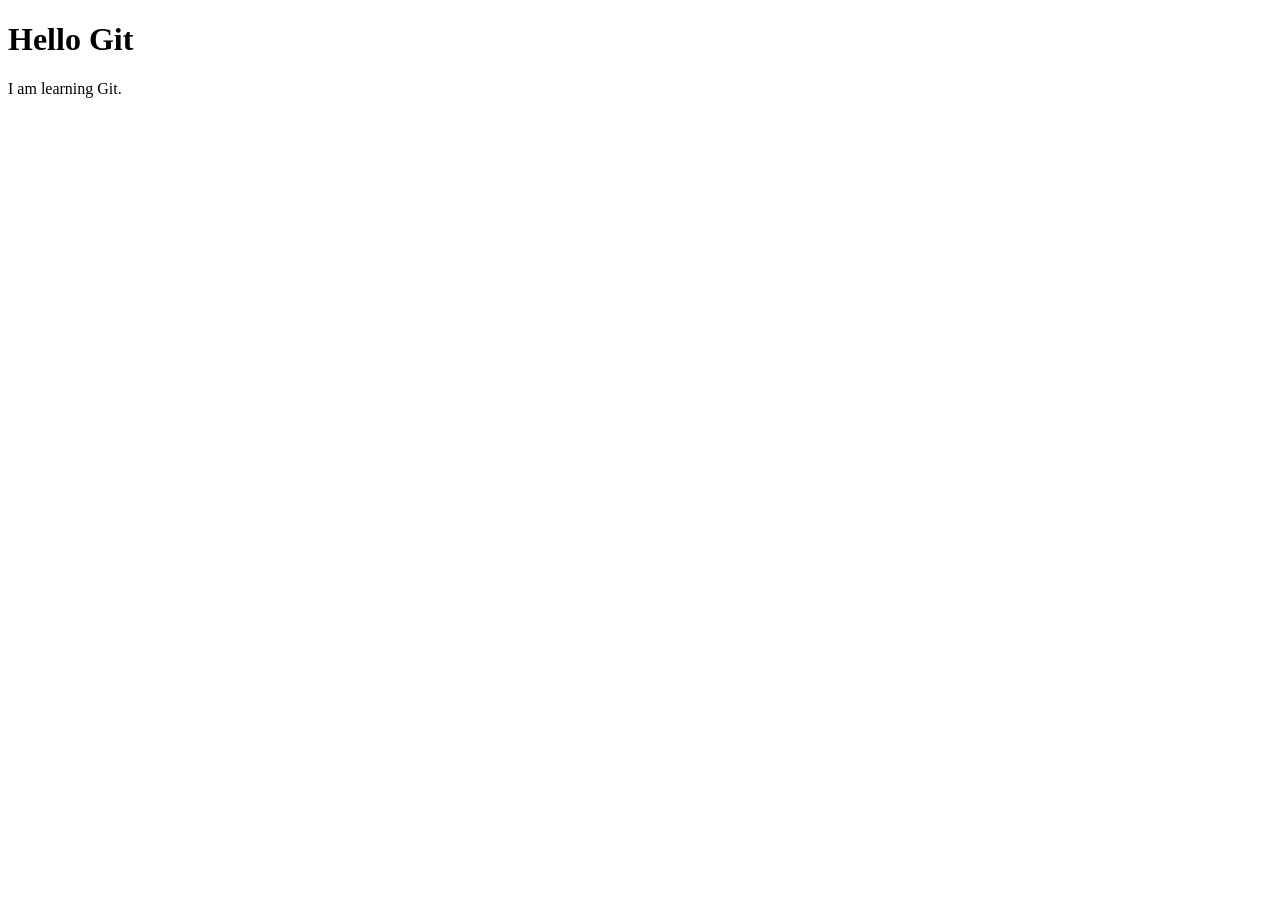
<file: index.html>
<!DOCTYPE html>
<html lang="en">
<head>
    <meta charset="UTF-8">
    <meta name="viewport" content="width=device-width, initial-scale=1.0">
    <title>Document</title>
</head>
<body>
    <h1>Hello Git</h1>
    <p>I am learning Git.</p>
</body>
</html>
</file>
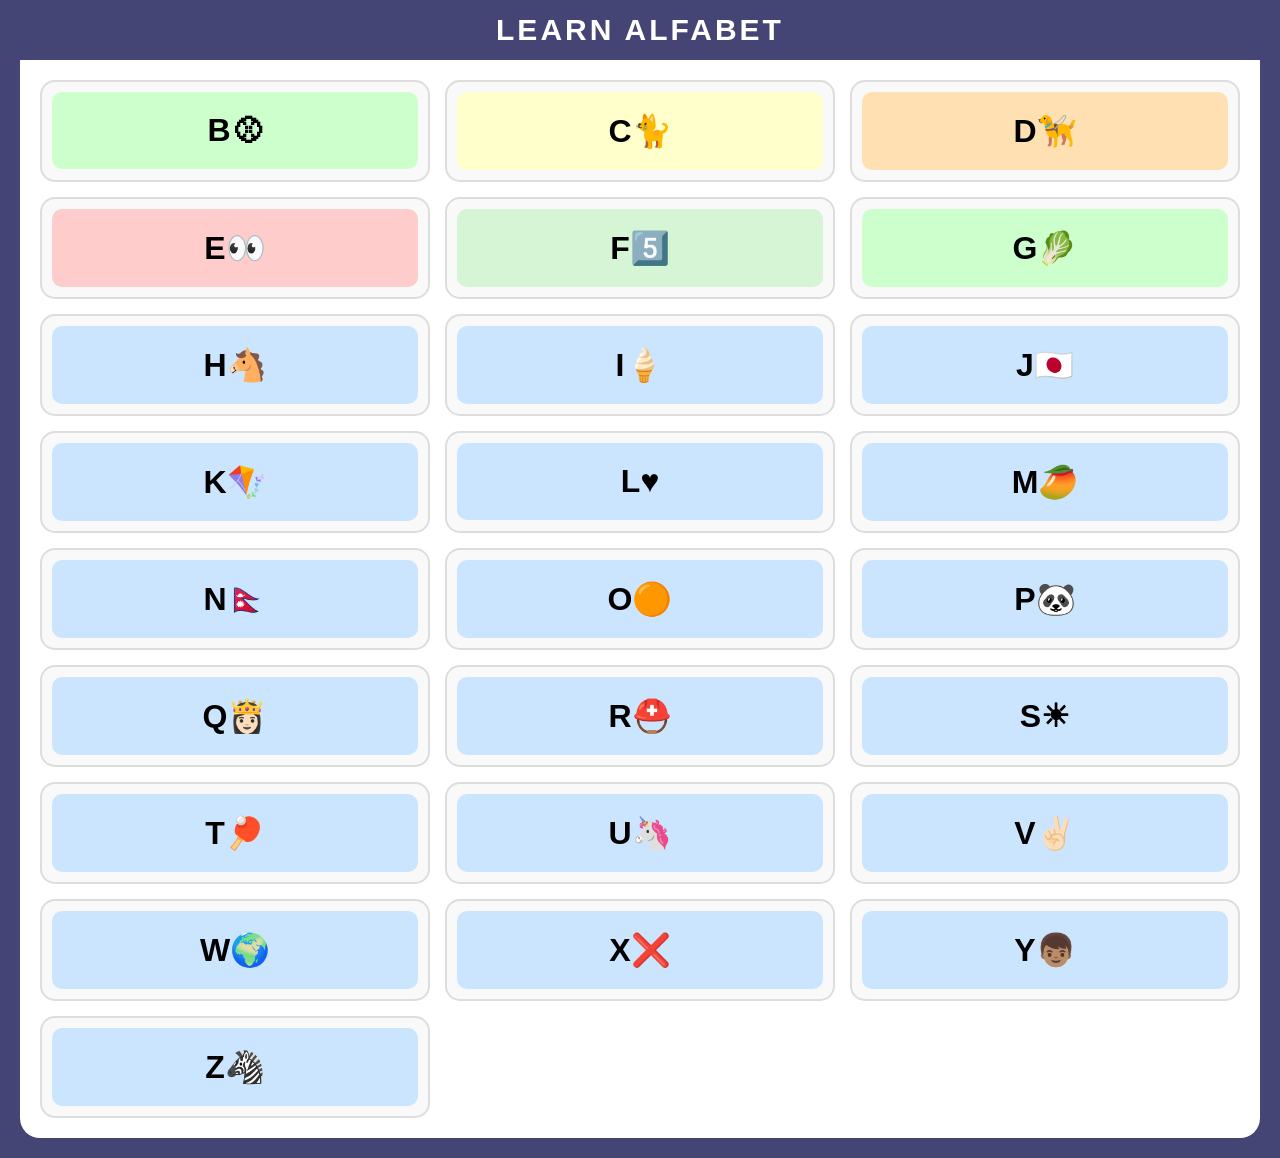
<file: container.html>
<!DOCTYPE html>
<html lang="en">
<head>
    <meta charset="UTF-8">
    <meta name="viewport" content="width=device-width, initial-scale=1.0">
    <title>Learn Alfabet</title>
    <link rel="stylesheet" href="container.css">
</head>
<body>

    <div class="top-bar">LEARN ALFABET</div>

    <div class="main">
        
        <div class="two"><div class="green"><h1>B⚾︎</h1></div></div>
        <div class="three"><div class="yellow"><h1>C🐈</h1></div></div>
        <div class="four"><div class="yell"><h1>D🦮</h1></div></div>
        <div class="five"><div class="redd"><h1>E👀</h1></div></div>
        <div class="six"><div class="gree"><h1>F5️⃣</h1></div></div>
        <div class="seven"><div class="g"><h1>G🥬</h1></div></div>
        <div class="eight"><div class="h"><h1>H🐴</h1></div></div>
        <div class="nine"><div class="i"><h1>I🍦</h1></div></div>
        <div class="ten"><div class="j"><h1>J🇯🇵</h1></div></div>
        <div class="eleven"><div class="k"><h1>K🪁</h1></div></div>
        <div class="twelve"><div class="l"><h1>L♥️</h1></div></div>
        <div class="thirteen"><div class="m"><h1>M🥭</h1></div></div>
        <div class="fourteen"><div class="n"><h1>N🇳🇵</h1></div></div>
        <div class="fifteen"><div class="o"><h1>O🟠</h1></div></div>
        <div class="sixteen"><div class="p"><h1>P🐼</h1></div></div>
        <div class="seventeen"><div class="q"><h1>Q👸🏻</h1></div></div>
        <div class="eighteen"><div class="r"><h1>R⛑️</h1></div></div>
        <div class="nineteen"><div class="s"><h1>S☀</h1></div></div>
        <div class="twenty"><div class="t"><h1>T🏓</h1></div></div>
        <div class="twenty-one"><div class="u"><h1>U🦄</h1></div></div>
        <div class="twenty-two"><div class="v"><h1>V✌🏻</h1></div></div>
        <div class="twenty-three"><div class="w"><h1>W🌍</h1></div></div>
        <div class="twenty-four"><div class="x"><h1>X❌</h1></div></div>
        <div class="twenty-five"><div class="y"><h1>Y👦🏽</h1></div></div>
        <div class="twenty-six"><div class="z"><h1>Z🦓</h1></div></div>
    </div>
    
</body>
</html>
</file>
<file: container.css>
/* सबै Reset */
* {
    margin: 0;
    padding: 0;
    box-sizing: border-box;
  }
  
  body {
    margin: 0;
    font-family: sans-serif;
    background-color: rgb(68, 68, 117);
  }
  
  /* माथिको निलो बार जसमा LEARN ALFABET छ */
  .top-bar {
    background-color: rgb(68, 68, 117);
    height: 60px;
    color: white;
    display: flex;
    justify-content: center;
    align-items: center;
    font-size: 30px;
    font-weight: bold;
    letter-spacing: 3px;
  }
  
  /* सबै A-Z बसेको Grid */
  .main {
    display: grid;
    grid-template-columns: repeat(3, 1fr);
    gap: 15px;
    padding: 20px;
    background-color: white;
    margin: 0 20px 20px 20px;
    border-radius: 0 0 20px 20px; /* तलको 2 कुनामा मात्र गोलो - तिमीले खोजे जस्तै */
  }
  
  /* हरेक Box को बाहिरी घेरा */
  .main > div {
    border: 2px solid #ddd;
    border-radius: 15px;
    padding: 10px;
    text-align: center;
    background-color: #f9f9f9;
  }
  
  /* भित्रको रंगिन भाग */
  .main > div > div {
    border-radius: 10px;
    padding: 20px 0;
  }
  
  /* रंगहरु */
  .red, .redd { background-color: #ffcccc; }
  .green, .gree, .g { background-color: #ccffcc; }
  .yellow, .yell { background-color: #ffffcc; }
  .h, .i, .j, .k, .l, .m, .n, .o, .p, .q, .r, .s, .t, .u, .v, .w, .x, .y, .z {
    background-color: #cce5ff;
  }
  .four .yell { background-color: #ffe0b3; }
  .six .gree { background-color: #d5f5d5; }
  
  h1 {
    font-size: 32px;
  }
  
  /* मोबाइलमा एउटा लाइनमा 2 वटा देखाउन */
  @media (max-width: 600px) {
    .main {
      grid-template-columns: repeat(2, 1fr);
    }
  }
  /* Hover जादू */
.main > div {
    transition: all 0.3s ease; /* बिस्तारै ठूलो हुन */
    cursor: pointer;
  }
  
  .main > div:hover {
    transform: scale(1.1); /* 10% ठूलो हुने */
    box-shadow: 0 8px 20px rgba(0,0,0,0.2); /* हल्का छाया */
    z-index: 10;
    background-color: white;
    border-color: rgb(68, 68, 117);
  }
</file>
